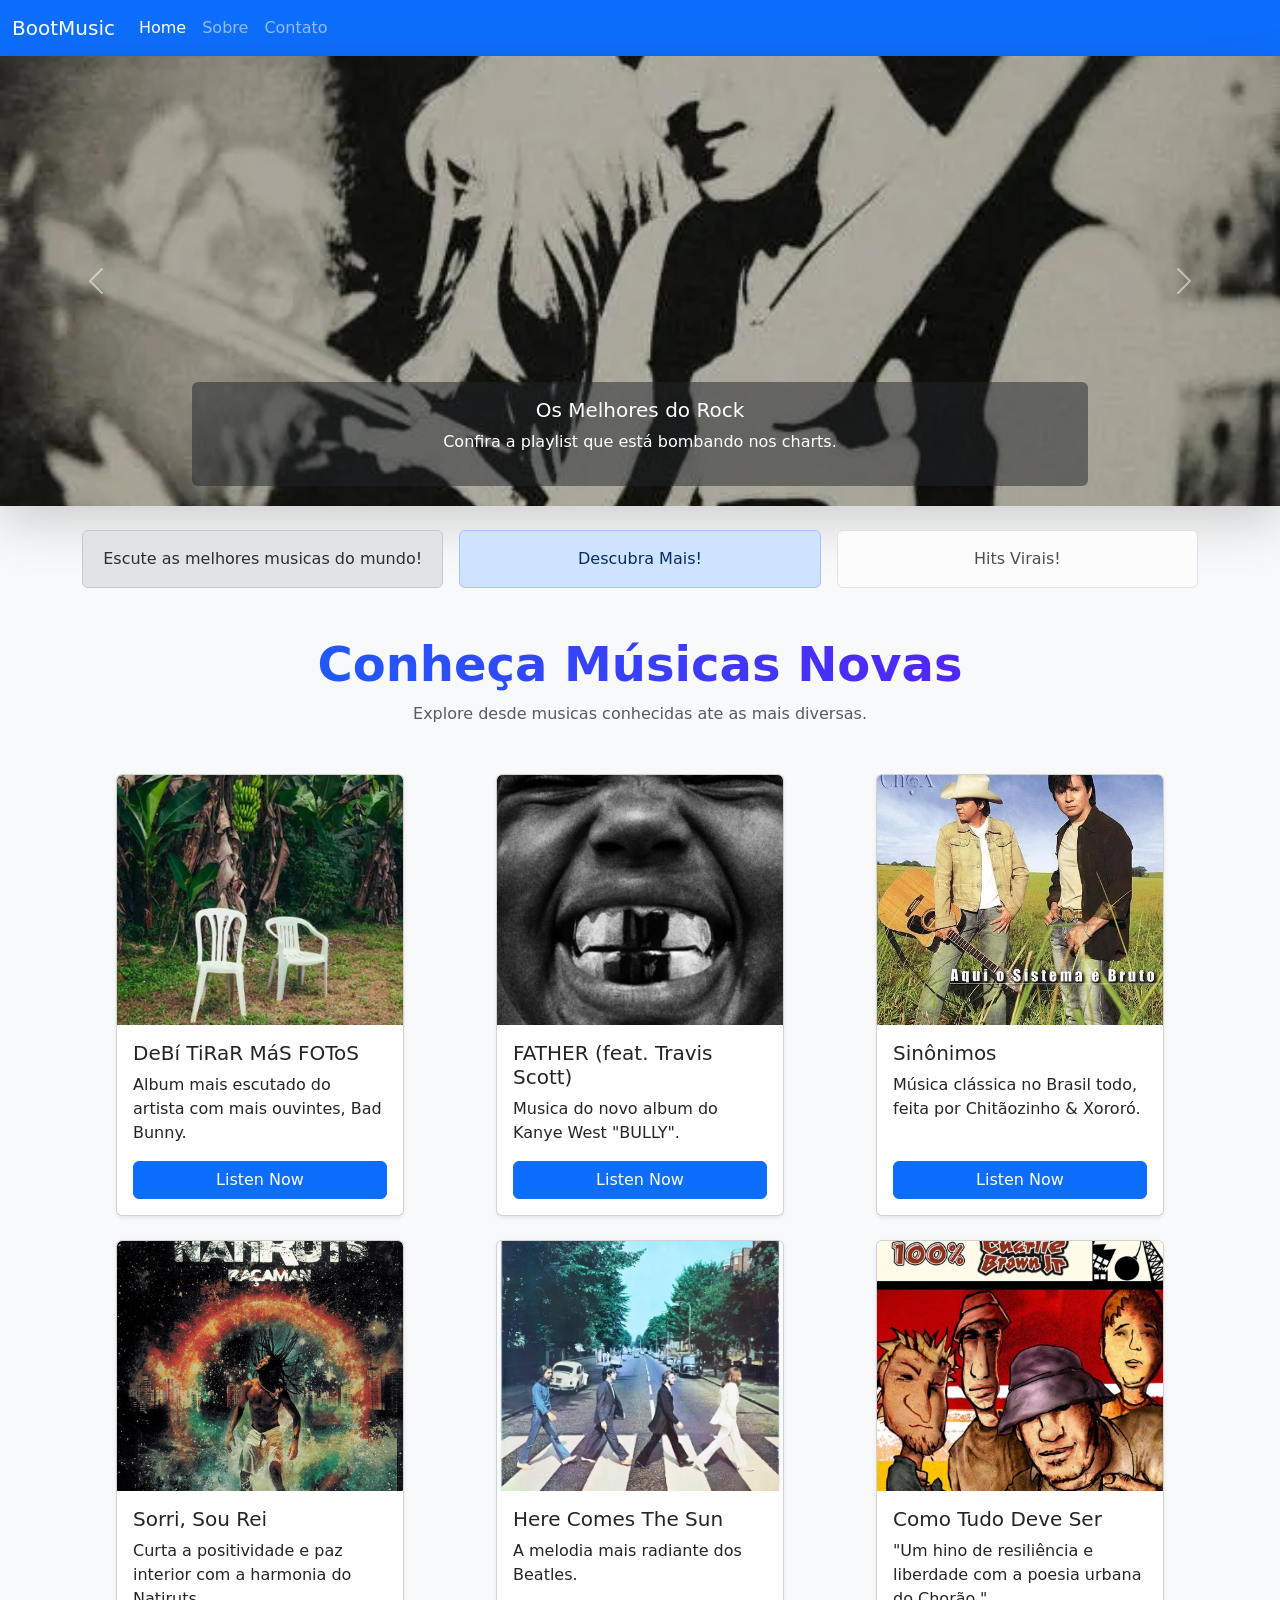
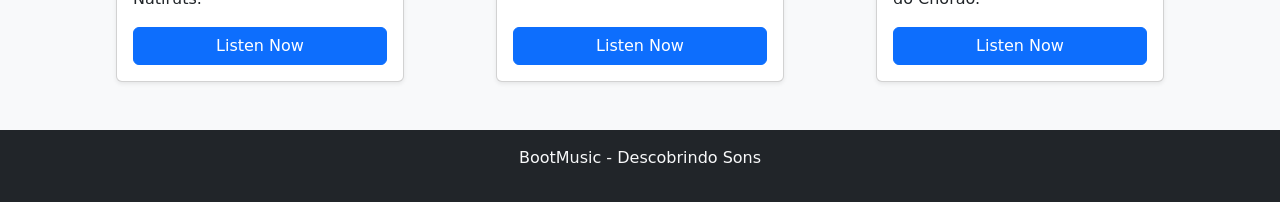
<file: index.html>
<!DOCTYPE html>
<html lang="pt-br">

<head>
    <meta charset="UTF-8">
    <meta name="viewport" content="width=device-width, initial-scale=1.0">
    <title>BootMusic</title>
    <link rel="icon" href="img/iconemusic.webp" type="image/webp">
    <link href="https://cdn.jsdelivr.net/npm/bootstrap@5.3.3/dist/css/bootstrap.min.css" rel="stylesheet">
    <link rel="stylesheet" href="https://cdn.jsdelivr.net/npm/bootstrap-icons@1.11.3/font/bootstrap-icons.min.css">
    <link rel="stylesheet" href="css/style.css">
    <style>
        #heroCarousel .carousel-item {
            height: 300px; 
            background-color: #000;
        }

        #heroCarousel img {
            width: 100%;
            height: 100%;
            object-fit: cover;
            object-position: center;
        }

        @media (min-width: 768px) {
            #heroCarousel .carousel-item {
                height: 450px;
            }
        }

        .card-img-top {
            height: 250px;
            object-fit: cover;
        }

        body {
            background-color: #f8f9fa;
        }
        
        .text-gradient {
            background: linear-gradient(45deg, #0d6efd, #6610f2);
            -webkit-background-clip: text;
            -webkit-text-fill-color: transparent;
        }
    </style>
</head>

<body>

    <nav class="navbar navbar-expand-lg navbar-dark bg-primary shadow-sm">
        <div class="container-fluid">
            <a class="navbar-brand" href="index.html"><i class="bi bi-apple-music"></i> BootMusic</a>
            <button class="navbar-toggler" type="button" data-bs-toggle="collapse" data-bs-target="#navbarNav"
                aria-controls="navbarNav" aria-expanded="false" aria-label="Toggle navigation">
                <span class="navbar-toggler-icon"></span>
            </button>
            <div class="collapse navbar-collapse" id="navbarNav">
                <ul class="navbar-nav">
                    <li class="nav-item">
                        <a class="nav-link active" aria-current="page" href="index.html">Home</a>
                    </li>
                     <li class="nav-item">
                        <a class="nav-link" href="sobre.html">Sobre</a>
                        </li>
                    <li class="nav-item">
                        <a class="nav-link" href="contato.html">Contato</a>
                    </li>
                </ul>
            </div>
        </div>
    </nav>

    <div id="heroCarousel" class="carousel slide carousel-fade shadow-lg" data-bs-ride="carousel">
        <div class="carousel-inner">
            <div class="carousel-item active">
                <img src="img/rock.webp" class="d-block w-100" alt="Rock">
                <div class="carousel-caption bg-dark bg-opacity-50 rounded p-3">
                    <h5>Os Melhores do Rock</h5>
                    <p class="d-none d-sm-block">Confira a playlist que está bombando nos charts.</p>
                </div>
            </div>
            <div class="carousel-item">
                <img src="img/Natiruts-Leve-com-Voce.webp" class="d-block w-100" alt="Natiruts">
                <div class="carousel-caption bg-dark bg-opacity-50 rounded p-3">
                    <h5>As melhores do Natiruts</h5>
                    <p class="d-none d-sm-block">Alegre seus dias com as melhores musicas reggae.</p>
                </div>
            </div>
        </div>
        <button class="carousel-control-prev" type="button" data-bs-target="#heroCarousel" data-bs-slide="prev">
            <span class="carousel-control-prev-icon" aria-hidden="true"></span>
        </button>
        <button class="carousel-control-next" type="button" data-bs-target="#heroCarousel" data-bs-slide="next">
            <span class="carousel-control-next-icon" aria-hidden="true"></span>
        </button>
    </div>

    <div class="container mt-4">
        <div class="row g-3">
            <div class="col-md-4 col-sm-12">
                <div class="alert alert-secondary text-center mb-0" role="alert">
                    Escute as melhores musicas do mundo!
                </div>
            </div>
            <div class="col-md-4 col-sm-12">
                <div class="alert alert-primary text-center mb-0" role="alert">
                    Descubra Mais!
                </div>
            </div>
            <div class="col-md-4 col-sm-12">
                <div class="alert alert-light border text-center mb-0" role="alert">
                    Hits Virais!
                </div>
            </div>
        </div>

        <div class="text-center my-5">
            <h2 class="display-5 fw-bold text-gradient">Conheça Músicas Novas</h2>
            <p class="text-muted">Explore desde musicas conhecidas ate as mais diversas.</p>
        </div>

        <div class="row gy-4 mb-5">
            <div class="col-md-4 col-sm-12 d-flex justify-content-center">
                <div class="card h-100 shadow-sm" style="width: 18rem;">
                    <img src="img/badbunny.avif" class="card-img-top" alt="Bad Bunny">
                    <div class="card-body d-flex flex-column">
                        <h5 class="card-title">DeBí TiRaR MáS FOToS</h5>
                        <p class="card-text">Album mais escutado do artista com mais ouvintes, Bad Bunny.</p>
                        <a href="https://music.youtube.com/playlist?list=OLAK5uy_lyHAnjFoQ3oA99xB_bjZRFiSu43NthCfY&si=zpRNlL_cAMim5BZn" class="btn btn-primary mt-auto">Listen Now</a>
                    </div>
                </div>
            </div>
            <div class="col-md-4 col-sm-12 d-flex justify-content-center">
                <div class="card h-100 shadow-sm" style="width: 18rem;">
                    <img src="img/bullyye.webp" class="card-img-top" alt="Kanye West">
                    <div class="card-body d-flex flex-column">
                        <h5 class="card-title">FATHER (feat. Travis Scott)</h5>
                        <p class="card-text">Musica do novo album do Kanye West "BULLY".</p>
                        <a href="https://music.youtube.com/watch?v=unypqeWmyNI" class="btn btn-primary mt-auto">Listen Now</a>
                    </div>
                </div>
            </div>
            <div class="col-md-4 col-sm-12 d-flex justify-content-center">
                <div class="card h-100 shadow-sm" style="width: 18rem;">
                    <img src="img/sinonimos.webp" class="card-img-top" alt="Sertanejo">
                    <div class="card-body d-flex flex-column">
                        <h5 class="card-title">Sinônimos</h5>
                        <p class="card-text">Música clássica no Brasil todo, feita por Chitãozinho & Xororó.</p>
                        <a href="https://music.youtube.com/watch?v=LTiDacUjU-w" class="btn btn-primary mt-auto">Listen Now</a>
                    </div>
                </div>
            </div>
            <div class="col-md-4 col-sm-12 d-flex justify-content-center">
                <div class="card h-100 shadow-sm" style="width: 18rem;">
                    <img src="img/natirutssorri.webp" class="card-img-top" alt="Natiruts">
                    <div class="card-body d-flex flex-column">
                        <h5 class="card-title">Sorri, Sou Rei</h5>
                        <p class="card-text">Curta a positividade e paz interior com a harmonia do Natiruts.</p>
                        <a href="https://music.youtube.com/watch?v=8Xv6FZ_6V60" class="btn btn-primary mt-auto">Listen Now</a>
                    </div>
                </div>
            </div>
            <div class="col-md-4 col-sm-12 d-flex justify-content-center">
                <div class="card h-100 shadow-sm" style="width: 18rem;">
                    <img src="img/beatlescard.webp" class="card-img-top" alt="Beatles">
                    <div class="card-body d-flex flex-column">
                        <h5 class="card-title">Here Comes The Sun</h5>
                        <p class="card-text">A melodia mais radiante dos Beatles.</p>
                        <a href="https://music.youtube.com/watch?v=xUNqsfFUwhY" class="btn btn-primary mt-auto">Listen Now</a>
                    </div>
                </div>
            </div>
            <div class="col-md-4 col-sm-12 d-flex justify-content-center">
                <div class="card h-100 shadow-sm" style="width: 18rem;">
                    <img src="img/charliebrownjr.webp" class="card-img-top" alt="CBJR">
                    <div class="card-body d-flex flex-column">
                        <h5 class="card-title">Como Tudo Deve Ser</h5>
                        <p class="card-text">"Um hino de resiliência e liberdade com a poesia urbana do Chorão."</p>
                        <a href="https://music.youtube.com/watch?v=k7pr4VTk5cQ" class="btn btn-primary mt-auto">Listen Now</a>
                    </div>
                </div>
            </div>
        </div>
    </div>

    <footer class="bg-dark text-light text-center p-3 mt-5">
<div class="container">
    <div class="row">
        <p>BootMusic - Descobrindo Sons</p>
    </div>
</div>
    </footer>

    <script src="https://cdn.jsdelivr.net/npm/bootstrap@5.3.3/dist/js/bootstrap.bundle.min.js"></script>
</body>

</html>
</file>
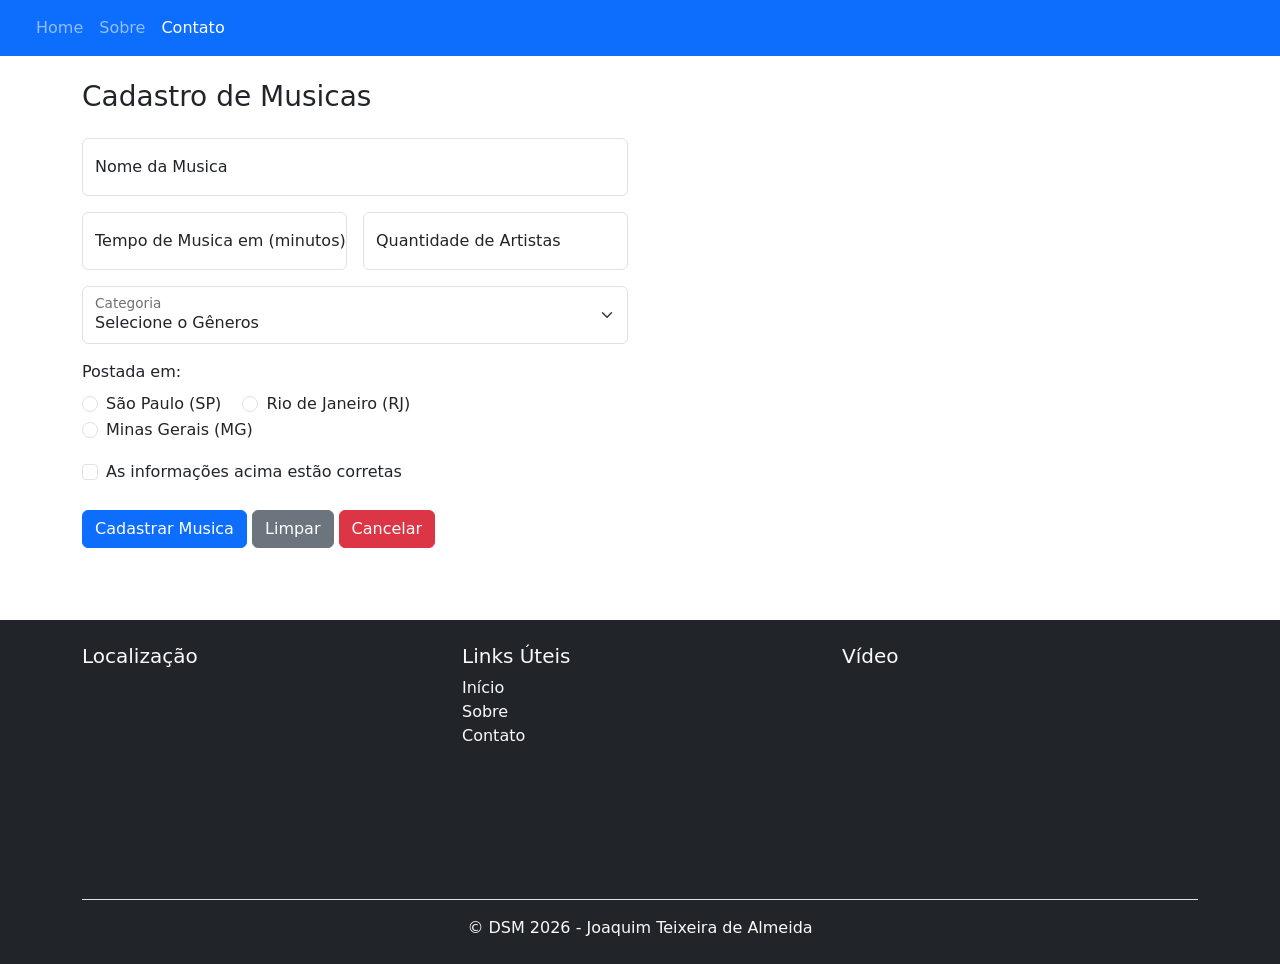
<file: contato.html>
<!DOCTYPE html>
<html lang="pt-br">

<head>
    <meta charset="UTF-8">
    <meta name="viewport" content="width=device-width, initial-scale=1.0">
    <title>BootMusic | Cadastro de Produto</title>
    <link rel="icon" href="img/iconemusic.webp" type="image/webp">
    <link href="https://cdn.jsdelivr.net/npm/bootstrap@5.3.3/dist/css/bootstrap.min.css" rel="stylesheet">
    <link rel="stylesheet" href="https://cdn.jsdelivr.net/npm/bootstrap-icons@1.11.3/font/bootstrap-icons.min.css">
    <link rel="stylesheet" href="css/style.css">
</head>

<body class="d-flex flex-column min-vh-100">

    <nav class="navbar navbar-expand-lg navbar-dark bg-primary">
        <div class="container-fluid">
            <a class="navbar-brand" href="index.html"><i class="bi bi-apple-music"></i></a>
            <button class="navbar-toggler" type="button" data-bs-toggle="collapse" data-bs-target="#navbarNav"
                aria-controls="navbarNav" aria-expanded="false" aria-label="Toggle navigation">
                <span class="navbar-toggler-icon"></span>
            </button>
            <div class="collapse navbar-collapse" id="navbarNav">
                <ul class="navbar-nav">
                    <li class="nav-item">
                        <a class="nav-link" href="index.html">Home</a>
                    </li>
                    <li class="nav-item">
                        <a class="nav-link" href="sobre.html">Sobre</a>
                    </li>
                    <li class="nav-item">
                        <a class="nav-link active" href="contato.html">Contato</a>
                    </li>
                </ul>
            </div>
        </div>
    </nav>

    <div class="container mt-4">
        <div class="row">
            <div class="col-md-8 col-lg-6">
                <h3 class="mb-4">Cadastro de Musicas</h3>
                
                <form class="row g-3">
                    <div class="col-12">
                        <div class="form-floating">
                            <input type="text" name="nome" id="nome" class="form-control" placeholder="Nome do Produto" required>
                            <label for="nome">Nome da Musica</label>
                        </div>
                    </div>

                    <div class="col-md-6">
                        <div class="form-floating">
                            <input type="number" name="valor" id="valor" class="form-control" step="0.5" min="0" placeholder="tempo" required>
                            <label for="tempo">Tempo de Musica em (minutos) </label>
                        </div>
                    </div>

                    <div class="col-md-6">
                        <div class="form-floating">
                            <input type="number" name="quantidade" id="quantidade" class="form-control" min="1" placeholder="Quantidade" required>
                            <label for="quantidade">Quantidade de Artistas</label>
                        </div>
                    </div>

                    <div class="col-12">
                        <div class="form-floating">
                            <select name="categoria" id="categoria" class="form-select" required>
                                <option value="" selected disabled>Selecione o Gêneros</option>
                                <option value="rock">Rock</option>
                                <option value="reggae">Reggae</option>
                                <option value="sertanejo">Sertanejo</option>
                                <option value="sertanejo">Rap/Hip Hop</option>
                            </select>
                            <label for="categoria">Categoria</label>
                        </div>
                    </div>

                    <div class="col-12">
                        <label class="form-label d-block mb-2">Postada em:</label>
                        <div class="form-check form-check-inline">
                            <input type="radio" name="origem" id="sp" value="sp" class="form-check-input" required>
                            <label for="sp" class="form-check-label">São Paulo (SP)</label>
                        </div>
                        <div class="form-check form-check-inline">
                            <input type="radio" name="origem" id="rj" value="rj" class="form-check-input">
                            <label for="rj" class="form-check-label">Rio de Janeiro (RJ)</label>
                        </div>
                        <div class="form-check">
                            <input type="radio" name="origem" id="mg" value="mg" class="form-check-input">
                            <label for="mg" class="form-check-label">Minas Gerais (MG)</label>
                        </div>
                    </div>

                    <div class="col-12">
                        <div class="form-check">
                            <input type="checkbox" name="confirmacao" id="confirmacao" class="form-check-input" required>
                            <label for="confirmacao" class="form-check-label">As informações acima estão corretas</label>
                        </div>
                    </div>

                    <div class="col-12 mt-4 mb-5">
                        <button type="submit" class="btn btn-primary">Cadastrar Musica</button>
                        <button type="reset" class="btn btn-secondary ">Limpar</button>
                        <button type="button" class="btn btn-danger">Cancelar</button>
                    </div>
                </form>
            </div>
        </div>
    </div>

<footer class="bg-dark text-light mt-4 p-4">
    <div class="container">
        <div class="row">

            <div class="col-md-4 col-sm-12">
                <h5>Localização</h5>
                <iframe src="https://www.google.com/maps/embed?pb=!1m18!1m12!1m3!1d3674.4197087822095!2d-46.92385932375652!3d-22.9347650388734!2m3!1f0!2f0!3f0!3m2!1i1024!2i768!4f13.1!3m3!1m2!1s0x94c8d9c666666667%3A0x6a165b5e3f565b9!2sLaroc%20Club!5e0!3m2!1spt-BR!2sbr!4v1714150000000!5m2!1spt-BR!2sbr" width="100%" height="200" style="border:0;" allowfullscreen="" loading="lazy"></iframe>
            </div>

            <div class="col-md-4 col-sm-12">
                <h5>Links Úteis</h5>
                <ul class="list-unstyled">
                    <li><a href="index.html" class="text-light text-decoration-none">Início</a></li>
                    <li><a href="sobre.html" class="text-light text-decoration-none">Sobre</a></li>
                    <li><a href="contato.html" class="text-light text-decoration-none">Contato</a></li>
                </ul>
            </div>

            <div class="col-md-4 col-sm-12">
                <h5>Vídeo</h5>
                <div class="ratio ratio-16x9">
                    <iframe src="https://www.youtube.com/embed/weU76DGHKU0" title="YouTube video player" frameborder="0" allow="accelerometer; autoplay; clipboard-write; encrypted-media; gyroscope; picture-in-picture" allowfullscreen></iframe>
                </div>
            </div>

        </div> <div class="text-center border-top pt-3 mt-3">
            <p class="mb-0">&copy; DSM 2026 - Joaquim Teixeira de Almeida</p>
        </div>

    </div> </footer>
    
    <script src="https://cdn.jsdelivr.net/npm/bootstrap@5.3.3/dist/js/bootstrap.bundle.min.js"></script>
</body>

</html>
</file>
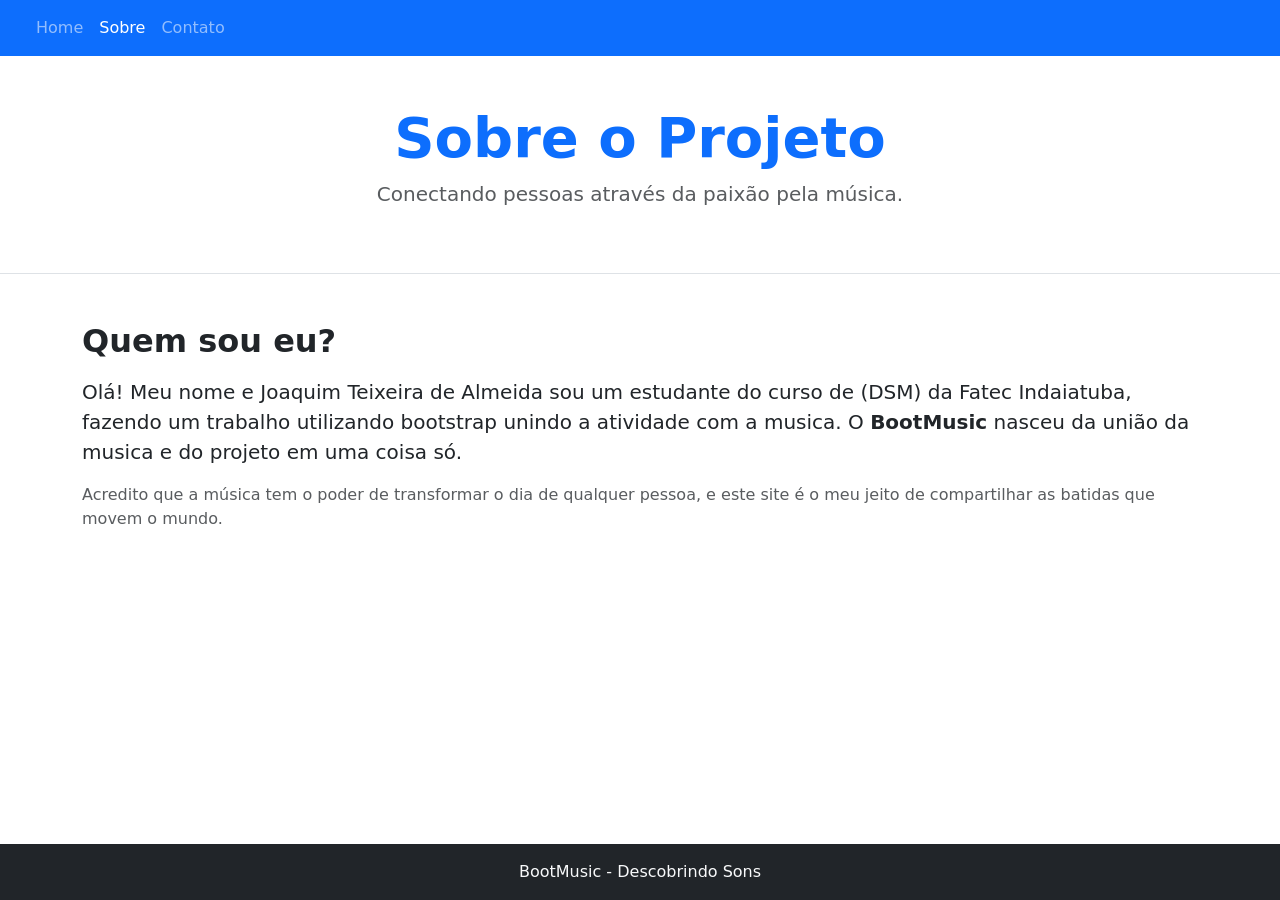
<file: sobre.html>
<!DOCTYPE html>
<html lang="pt-br">

<head>
    <meta charset="UTF-8">
    <meta name="viewport" content="width=device-width, initial-scale=1.0">
    <title>BootMusic | Sobre</title>
    <link rel="icon" href="img/iconemusic.webp" type="img">
    <link href="https://cdn.jsdelivr.net/npm/bootstrap@5.3.3/dist/css/bootstrap.min.css" rel="stylesheet">
    <link rel="stylesheet" href="https://cdn.jsdelivr.net/npm/bootstrap-icons@1.11.3/font/bootstrap-icons.min.css">
    <link rel="stylesheet" href="css/style.css">
</head>

<body class="d-flex flex-column min-vh-100">

 <nav class="navbar navbar-expand-lg navbar-dark bg-primary">
        <div class="container-fluid">
            <a class="navbar-brand" href="index.html"><i class="bi bi-apple-music"></i></a>
            <button class="navbar-toggler" type="button" data-bs-toggle="collapse" data-bs-target="#navbarNav"
                aria-controls="navbarNav" aria-expanded="false" aria-label="Toggle navigation">
                <span class="navbar-toggler-icon"></span>
            </button>
            <div class="collapse navbar-collapse" id="navbarNav">
                <ul class="navbar-nav">
                    <li class="nav-item">
                        <a class="nav-link" href="index.html">Home</a>
                    </li>
                    <li class="nav-item">
                        <a class="nav-link active" href="sobre.html">Sobre</a>
                    </li>
                    <li class="nav-item">
                        <a class="nav-link" href="contato.html">Contato</a>
                    </li>
                </ul>
            </div>
        </div>
    </nav>

    <main class="flex-grow-1">
        
        <header class="bg-white py-5 border-bottom mb-5">
            <div class="container text-center">
                <h1 class="display-4 fw-bold text-primary">Sobre o Projeto</h1>
                <p class="lead text-muted">Conectando pessoas através da paixão pela música.</p>
            </div>
        </header>

        <div class="container">
            <div class="row align-items-center mb-5">
                <div class="col-md-5 text-center">
                   
                </div>
                <div class="col-md-12">
                    <h2 class="fw-bold mb-3">Quem sou eu?</h2>
                    <p class="fs-5">Olá! Meu nome e Joaquim Teixeira de Almeida sou um estudante do curso de (DSM) da Fatec Indaiatuba, fazendo um trabalho utilizando bootstrap unindo a atividade com a musica. O <strong>BootMusic</strong> nasceu da união da musica e do projeto em uma coisa só.</p>
                    <p class="text-muted">Acredito que a música tem o poder de transformar o dia de qualquer pessoa, e este site é o meu jeito de compartilhar as batidas que movem o mundo.</p>
                
<footer class="bg-dark text-light text-center p-3 fixed-bottom">
    <div class="container">
        <p class="mb-0">BootMusic - Descobrindo Sons</p>
    </div>
</footer>

<script src="https://cdn.jsdelivr.net/npm/bootstrap@5.3.3/dist/js/bootstrap.bundle.min.js"></script>
</body>
</file>
<file: css/style.css>
@import url("https://cdn.jsdelivr.net/npm/bootstrap-icons@1.13.1/font/bootstrap-icons.min.css");
.card:hover {
transform: translateY(-10px); 
    box-shadow: 0 10px 20px rgba(0, 0, 0, 0.2) !important; 
    border-color: #007bff;
}
.card {
    transition: transform 0.3s ease, box-shadow 0.3s ease; 
    cursor: pointer;
    overflow: hidden;
}

.card:hover .card-img-top {
    transform: scale(1.05);
    transition: transform 0.3s ease;
}

.carousel-item {
    background-color: #111; 
}
</file>
